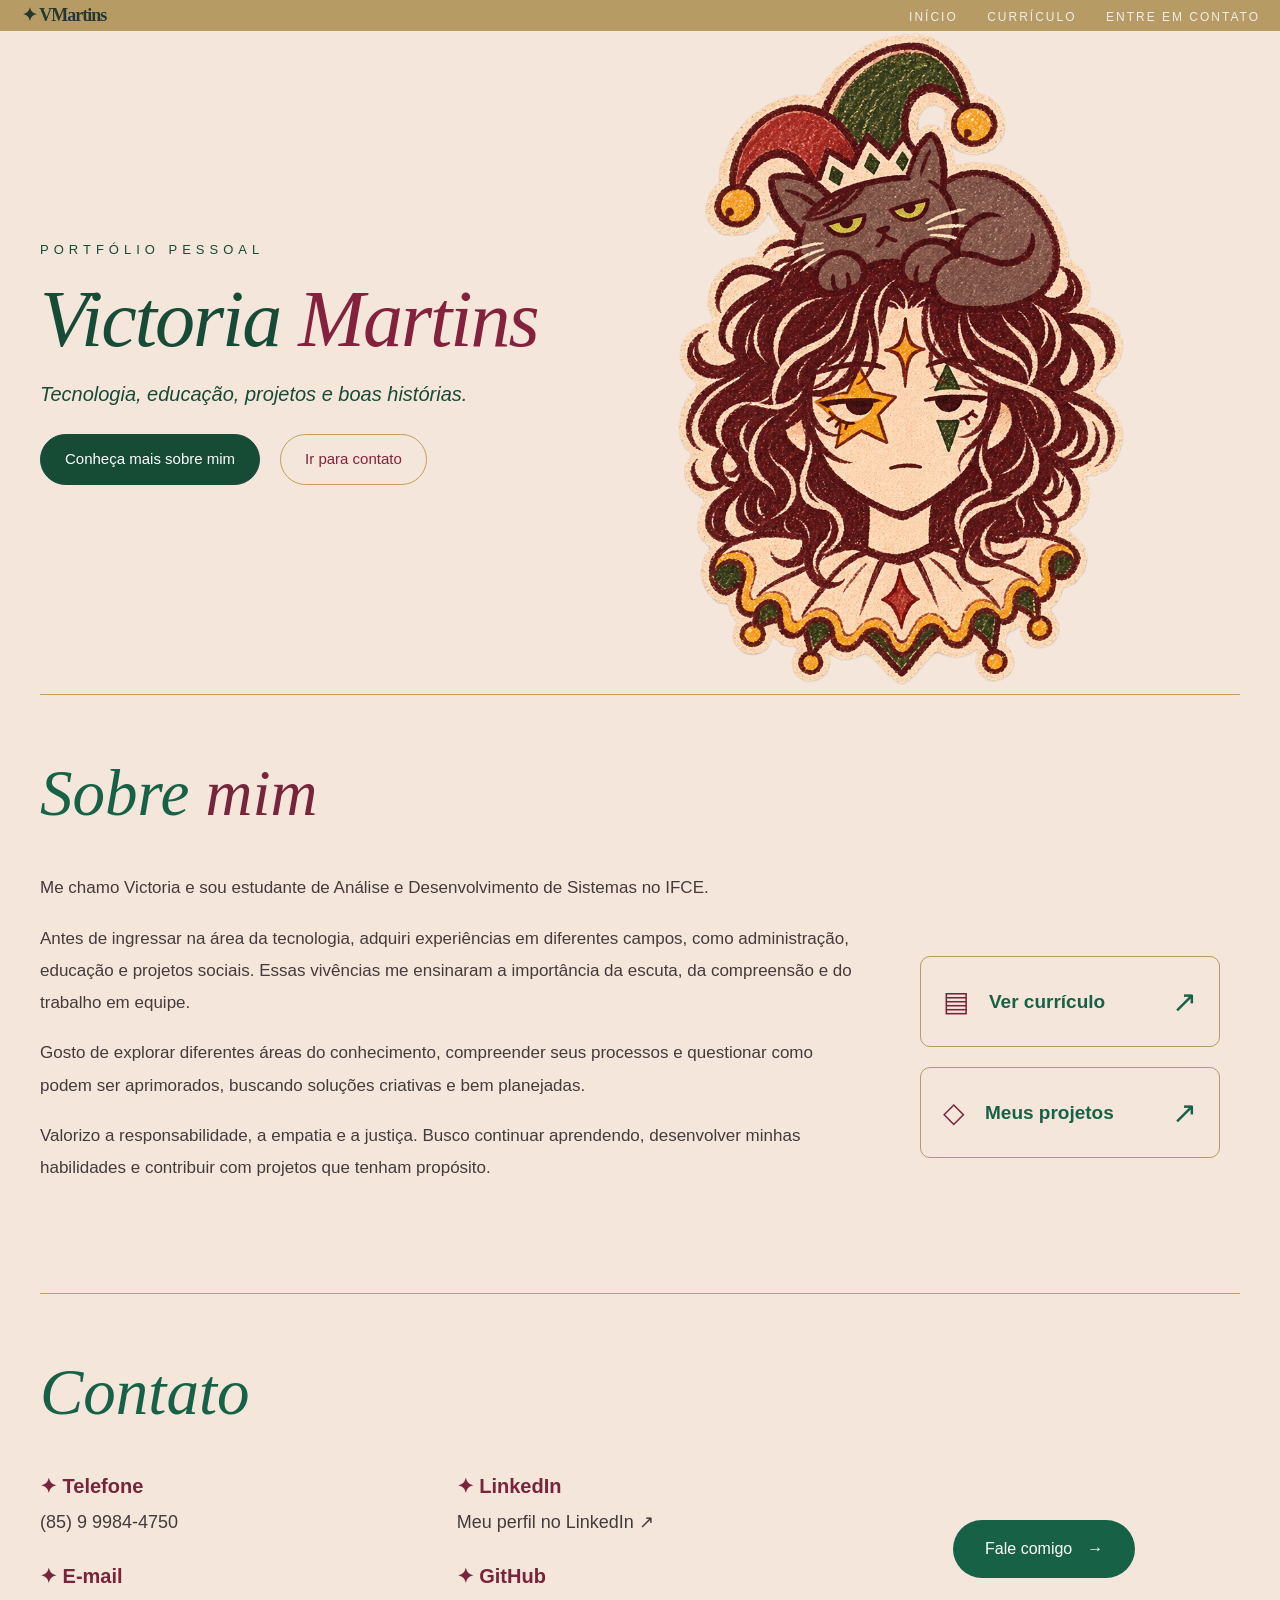
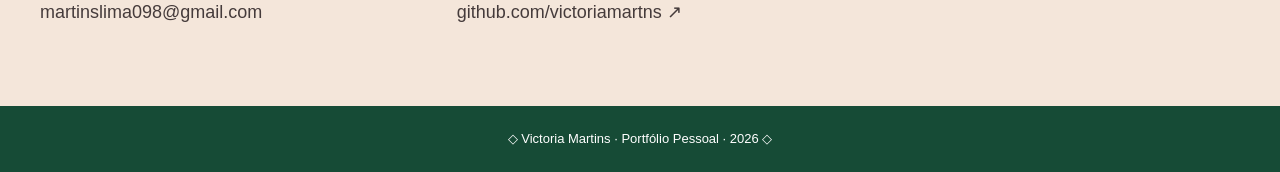
<file: index.html>
<!DOCTYPE html>
<html lang="pt-BR">

<head>
    <meta charset="UTF-8"> <!--Foi indicado incluir para evitar erros em caracteres, sendo sinais ou simbolos.-->
    <meta name="viewport" content="width=device-width, initial-scale=1.0"> <!--Essa parte é importante para o site conseguir se adaptar ao celulares ou outros aparelhos.-->
    <title>Victoria Martins | Portfólio Pessoal</title>
    <link rel="icon" href="img/ICONESITE.png">
    <link rel="stylesheet" href="STYLES/style.css">
</head>

<body>
<header>
    <h4>✦ VMartins </h4>
    <nav>
        <a href="#inicio">INÍCIO</a>
        <a href="curriculo.html">CURRÍCULO</a>
        <a href="#contato">ENTRE EM CONTATO</a>
    </nav>
</header>

    <main>
        <section id="inicio" class="inicio">
            <div>
                <p class="pretitulo">PORTFÓLIO PESSOAL</p>
                <h1>
                    <span class="verde">Victoria</span>
                    <span class="vinho">Martins</span>
                </h1>
                <p class="subtitulo">Tecnologia, educação, projetos e boas histórias.</p>
                <div class="botoes1">
                    <a class="botao1" href="#sobre">Conheça mais sobre mim</a>
                    <a class="botao2" href="#contato">Ir para contato</a>
                </div>
            </div>
            <div class="imagem1">
                <img src="img/personagem_gato.png">
            </div>
        </section>

<!--SEGUNDA PARTE DO SITE-->

        <section id="sobre" class="part2 sobre">
            <h2>Sobre <span>mim</span></h2>
        <div class="OTEB">
            <div class="texto2">
                <p>Me chamo Victoria e sou estudante de Análise e Desenvolvimento de Sistemas no IFCE.</p>
                <P>Antes de ingressar na área da tecnologia, adquiri experiências em diferentes campos, como administração, 
                educação e projetos sociais. Essas vivências me ensinaram a importância da escuta, da compreensão e do trabalho em equipe.</P>
                <p>Gosto de explorar diferentes áreas do conhecimento, compreender seus processos e
                questionar como podem ser aprimorados, buscando soluções criativas e bem planejadas.</p>
                <p>Valorizo a responsabilidade, a empatia e a justiça. Busco continuar aprendendo,
                desenvolver minhas habilidades e contribuir com projetos que tenham propósito.</p>
            </div>
            <div class="botoes2">
                <a href="curriculo.html" class="botlink">
                    <span class="caractere">▤</span>
                    <span class="texto3">
                        <strong>Ver currículo</strong>
                    </span>
                    <span class="seta">↗</span>
                </a>
                <a href="projetos.html" class="botlink">
                    <span class="caractere">◇</span>
                    <span class="texto3">
                        <strong>Meus projetos</strong>
                    </span>
                    <span class="seta">↗</span>
                </a>
            </div>
        </div>
        </section>

<!--TERCEIRA PARTE-->

        <section id="contato" class="part2 contato">
            <h2>Contato</h2>
            <div class="grupo3">
                <div class= "grupo4">
                    <div class="coluna1">
                        <div class="tipocontato">
                            <strong>✦ Telefone</strong>
                            <p>(85) 9 9984-4750</p>
                        </div>
                        <div class="tipocontato">
                            <strong>✦ E-mail</strong>
                            <p>martinslima098@gmail.com</p>
                        </div>
                    </div>
                    <div class="coluna2">
                        <div class="tipocontato">
                            <strong>✦ LinkedIn</strong><a href="https://www.linkedin.com/in/victoria-martns/"
                            target="_blank" rel="noopener noreferrer"> <!--Recebi sugestão de uso para abrir em outra aba e ter um sistema de segurança, preciso aprofundar o conhecimento sobre-->
                            Meu perfil no LinkedIn ↗</a>
                        </div>
                        <div class="tipocontato">
                            <strong>✦ GitHub</strong><a href="https://github.com/victoriamartns"
                            target="_blank" rel="noopener noreferrer">github.com/victoriamartns ↗</a>
                        </div>
                    </div>
                </div>
                <div class="botao4">
                    <a href="falecomigo.html"
                    target="_blank" rel="noopener noreferrer"> Fale comigo <span>→</span></a>
                </div>
            </div>
        </section>
    </main>

    <footer>
        <p>◇ Victoria Martins · Portfólio Pessoal · 2026 ◇</p>
    </footer>
</body>

</html>
</file>
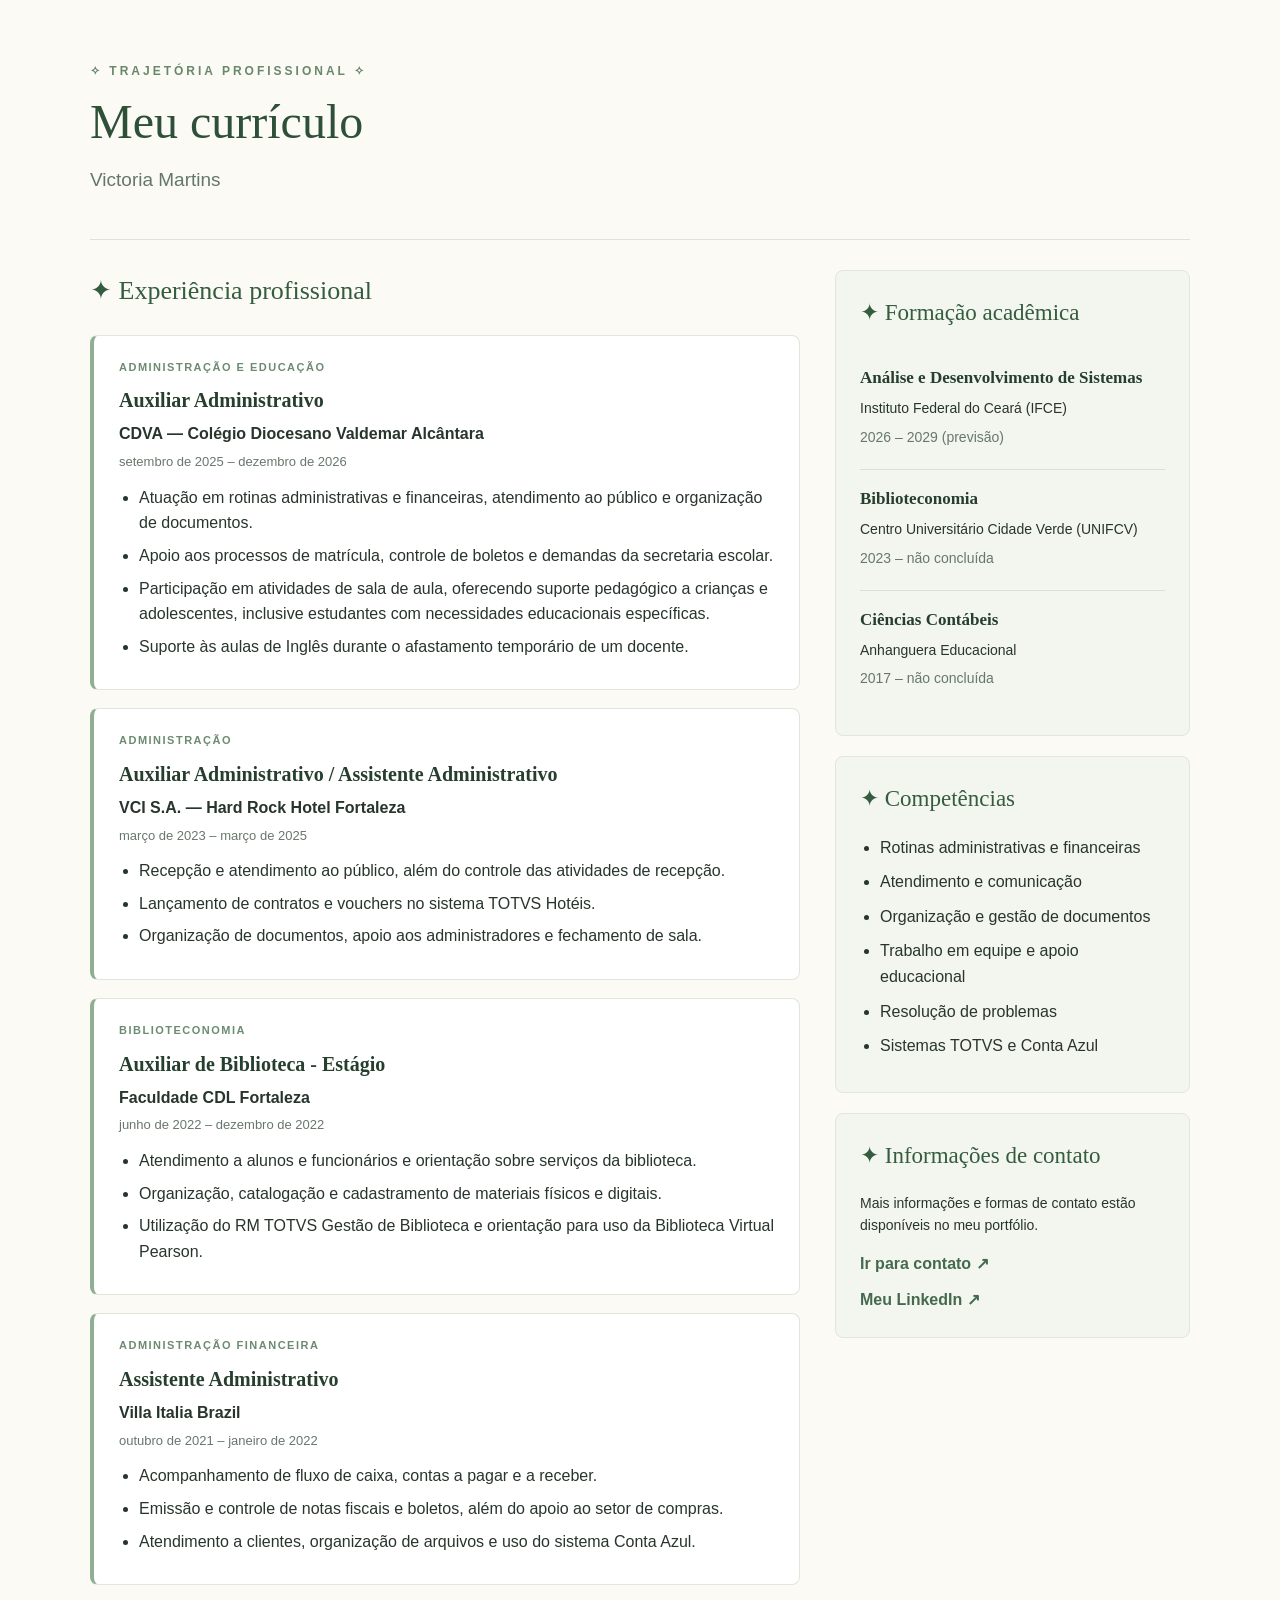
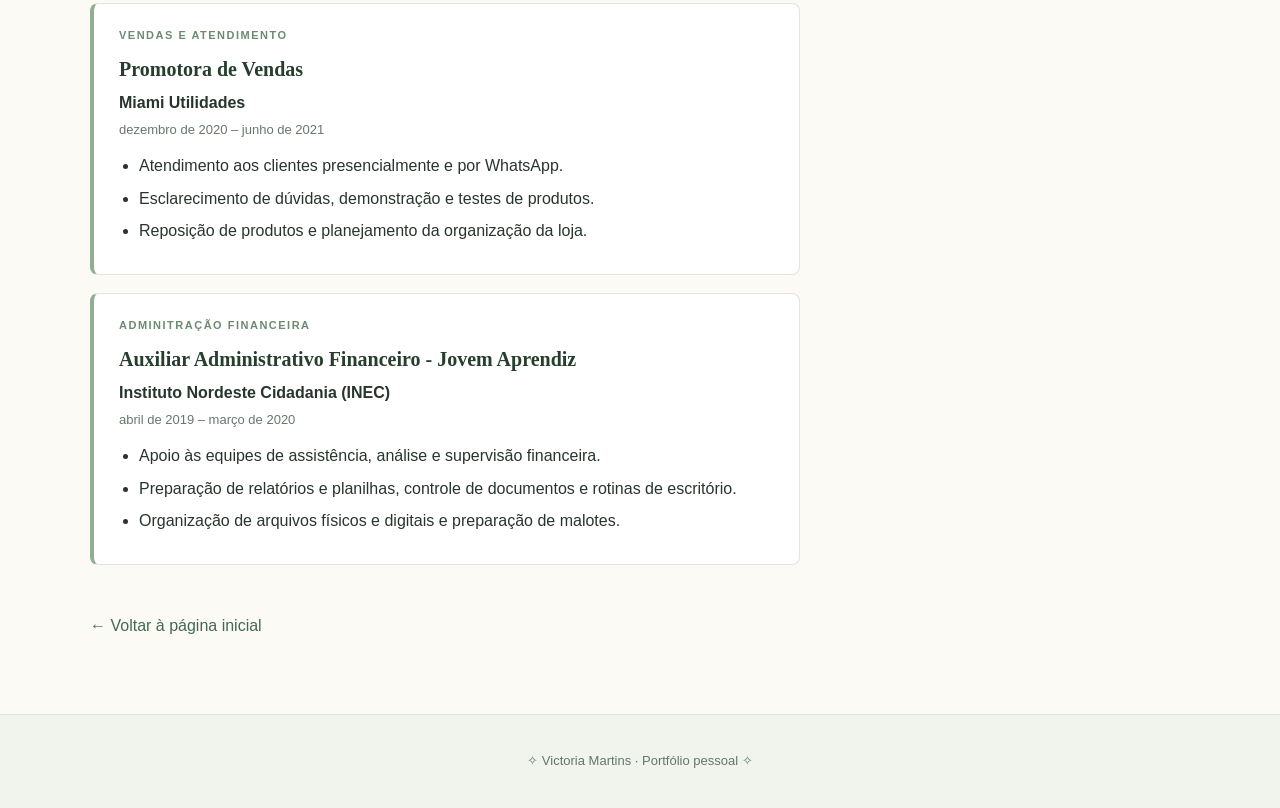
<file: curriculo.html>
<!DOCTYPE html>
<html lang="pt-BR">

<head>
    <meta charset="UTF-8">
    <meta name="viewport" content="width=device-width, initial-scale=1.0">
    <title>✦ Currículo | Victoria Martins ✦</title>
    <link rel="icon" href="img/ICONESITE.png">
    <link rel="stylesheet" href="STYLES/stylescurriculo.css">
</head>

<body>
    <main class="curriculo">
        <section class="tituloc">
            <p class= "titulo1">✧ TRAJETÓRIA PROFISSIONAL ✧</p>
            <h1>Meu currículo</h1>
            <p class="subtitulo">Victoria Martins</p>
        </section>
        <div class="experienciasprofissionais">
            <section class="experiencias">
                <h2>✦ Experiência profissional</h2>
                <article class="experiencia">
                    <p class="area">ADMINISTRAÇÃO E EDUCAÇÃO</p>
                    <h3>Auxiliar Administrativo</h3>
                    <p class="empresa">CDVA — Colégio Diocesano Valdemar Alcântara</p>
                    <p class="periodo">setembro de 2025 – dezembro de 2026</p>
                    <ul>
                        <li>Atuação em rotinas administrativas e financeiras, atendimento ao público e organização de documentos.</li>
                        <li>Apoio aos processos de matrícula, controle de boletos e demandas da secretaria escolar.</li>
                        <li>Participação em atividades de sala de aula, oferecendo suporte pedagógico a crianças e adolescentes, inclusive estudantes com necessidades educacionais específicas.</li>
                        <li>Suporte às aulas de Inglês durante o afastamento temporário de um docente.</li>
                    </ul>
                </article>
                <article class="experiencia">
                    <p class="area">ADMINISTRAÇÃO</p>
                    <h3>Auxiliar Administrativo / Assistente Administrativo</h3>
                    <p class="empresa">VCI S.A. — Hard Rock Hotel Fortaleza</p>
                    <p class="periodo">março de 2023 – março de 2025</p>
                    <ul>
                        <li>Recepção e atendimento ao público, além do controle das atividades de recepção.</li>
                        <li>Lançamento de contratos e vouchers no sistema TOTVS Hotéis.</li>
                        <li>Organização de documentos, apoio aos administradores e fechamento de sala.</li>
                    </ul>
                </article>
                <article class="experiencia">
                    <p class="area">BIBLIOTECONOMIA</p>
                    <h3>Auxiliar de Biblioteca - Estágio </h3>
                    <p class="empresa">Faculdade CDL Fortaleza</p>
                    <p class="periodo">junho de 2022 – dezembro de 2022</p>
                    <ul>
                        <li>Atendimento a alunos e funcionários e orientação sobre serviços da biblioteca.</li>
                        <li>Organização, catalogação e cadastramento de materiais físicos e digitais.</li>
                        <li>Utilização do RM TOTVS Gestão de Biblioteca e orientação para uso da Biblioteca Virtual Pearson.</li>
                    </ul>
                </article>
                <article class="experiencia">
                    <p class="area">ADMINISTRAÇÃO FINANCEIRA</p>
                    <h3>Assistente Administrativo</h3>
                    <p class="empresa">Villa Italia Brazil</p>
                    <p class="periodo">outubro de 2021 – janeiro de 2022</p>
                    <ul>
                        <li>Acompanhamento de fluxo de caixa, contas a pagar e a receber.</li>
                        <li>Emissão e controle de notas fiscais e boletos, além do apoio ao setor de compras.</li>
                        <li>Atendimento a clientes, organização de arquivos e uso do sistema Conta Azul.</li>
                    </ul>
                </article>
                <article class="experiencia">
                    <p class="area">VENDAS E ATENDIMENTO</p>
                    <h3>Promotora de Vendas</h3>
                    <p class="empresa">Miami Utilidades</p>
                    <p class="periodo">dezembro de 2020 – junho de 2021</p>
                    <ul>
                        <li>Atendimento aos clientes presencialmente e por WhatsApp.</li>
                        <li>Esclarecimento de dúvidas, demonstração e testes de produtos.</li>
                        <li>Reposição de produtos e planejamento da organização da loja.</li>
                    </ul>
                </article>
                <article class="experiencia">
                    <p class="area">ADMINITRAÇÃO FINANCEIRA</p>
                    <h3>Auxiliar Administrativo Financeiro - Jovem Aprendiz </h3>
                    <p class="empresa">Instituto Nordeste Cidadania (INEC)</p>
                    <p class="periodo">abril de 2019 – março de 2020</p>
                    <ul>
                        <li>Apoio às equipes de assistência, análise e supervisão financeira.</li>
                        <li>Preparação de relatórios e planilhas, controle de documentos e rotinas de escritório.</li>
                        <li>Organização de arquivos físicos e digitais e preparação de malotes.</li>
                    </ul>
                </article>
            </section>

<section class="formacoes">
    <section class="grupo1">
        <h2>✦ Formação acadêmica</h2>
        <div class="subtigrupo">
            <h3>Análise e Desenvolvimento de Sistemas</h3>
            <p>Instituto Federal do Ceará (IFCE)</p>
            <p class="periodo">2026 – 2029 (previsão)</p>
        </div>
        <div class="subtigrupo">
            <h3>Biblioteconomia</h3>
            <p>Centro Universitário Cidade Verde (UNIFCV)</p>
            <p class="periodo">2023 – não concluída</p>
        </div>
        <div class="subtigrupo">
            <h3>Ciências Contábeis</h3>
            <p>Anhanguera Educacional</p>
            <p class="periodo">2017 – não concluída</p>
        </div>
    </section>

    <section class="grupo2">
        <h2>✦ Competências</h2>
        <ul class="competencias">
            <li>Rotinas administrativas e financeiras</li>
            <li>Atendimento e comunicação</li>
            <li>Organização e gestão de documentos</li>
            <li>Trabalho em equipe e apoio educacional</li>
            <li>Resolução de problemas</li>
            <li>Sistemas TOTVS e Conta Azul</li>
        </ul>
    </section>

    <section class="grupo3 contato-grupo3">
        <h2>✦ Informações de contato </h2>
        <p>Mais informações e formas de contato estão disponíveis no meu portfólio.</p>
        <a href="index.html#contato"target="_blank" rel="noopener noreferrer">Ir para contato ↗</a>
        <a href="www.linkedin.com/in/victoria-martns"target="_blank" rel="noopener noreferrer">Meu LinkedIn ↗</a>
    </section>
</section>

        </div>
        <p class="voltar">
            <a href="index.html">← Voltar à página inicial</a>
        </p>
    </main>

    <footer>
        <p>✧ Victoria Martins · Portfólio pessoal ✧</p>
    </footer>
</body>
</html>
</file>
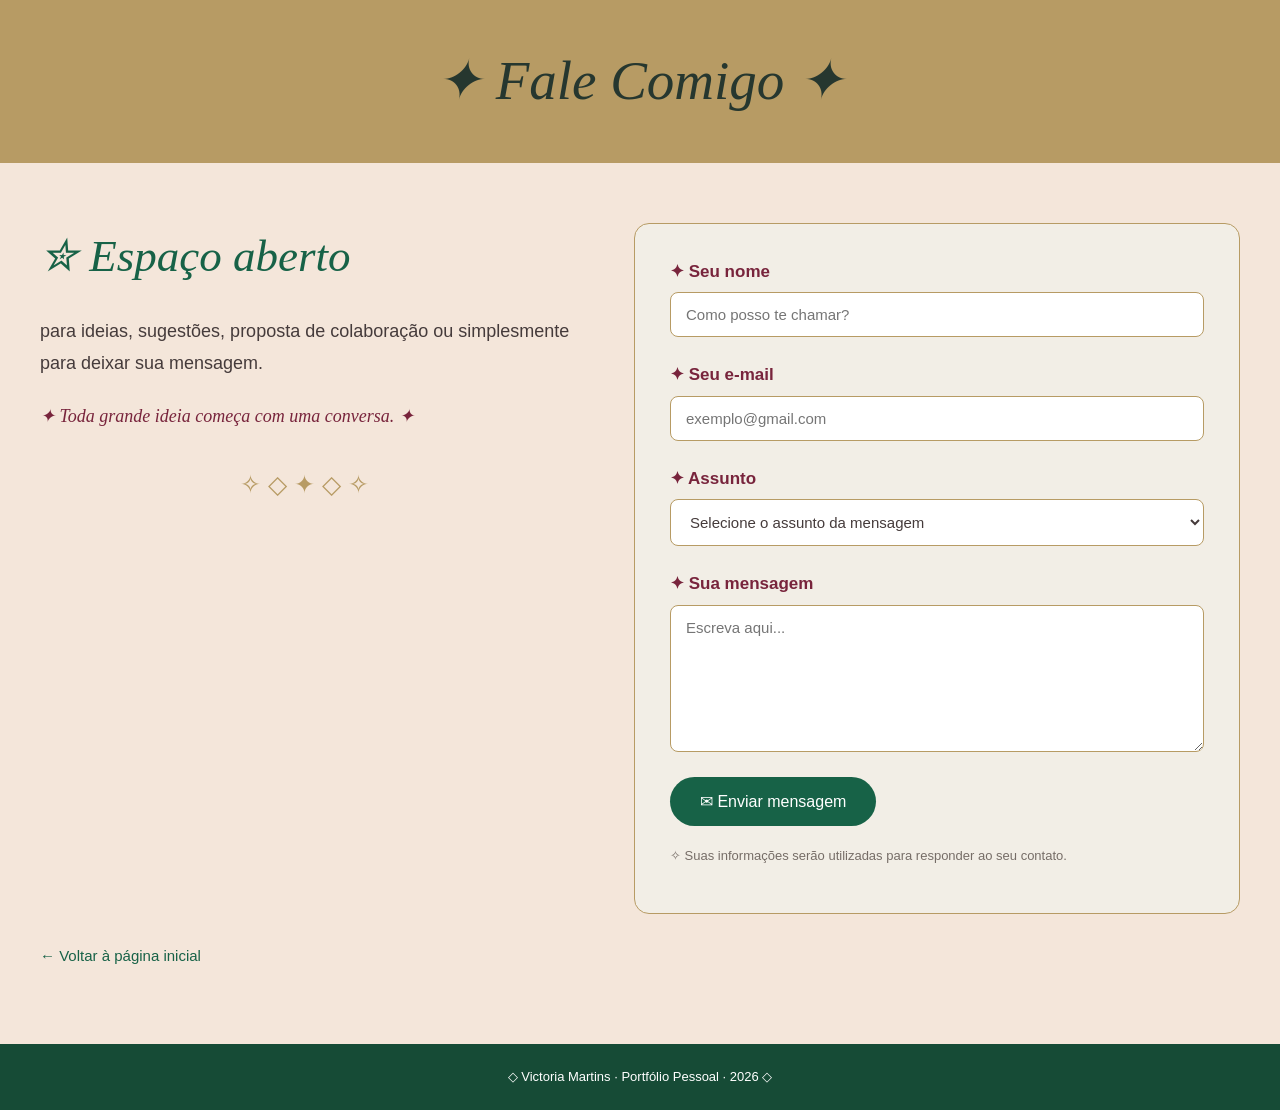
<file: falecomigo.html>
<!DOCTYPE html>
<html lang="pt-BR">

<head>
    <meta charset="UTF-8">
    <meta name="viewport" content="width=device-width, initial-scale=1.0">
    <title>✦ Fale Comigo | Victoria ✦</title>
    <link rel="icon" href="img/ICONESITE.png">
    <link rel="stylesheet" href="STYLES/stylecontato.css">
</head>

<body>
    <header>
        <h1>✦ Fale Comigo ✦</h1>
    </header>

    <main>
        <section class="contato">
            <div class="titulo1">
                <h2>✮ Espaço aberto</h2>
                <p>para ideias, sugestões, proposta de colaboração ou simplesmente para deixar sua mensagem.</p>
                <p class="frase">
                    <i>✦ Toda grande ideia começa com uma conversa. ✦</i>
                </p>
                <p class="caractere">✧ ◇ ✦ ◇ ✧</p>
            </div>

            <form
                action="https://formsubmit.co/martinslima098@gmail.com"
                method="POST"
                class="formulario">
                <input
                    type="hidden"
                    name="_subject"
                    value="✦ Nova mensagem do meu portfólio!">
                <input
                    type="hidden"
                    name="_template"
                    value="table">
                <input
                    type="text"
                    name="_honey"
                    style="display:none">
                <div class="campo">
                    <label for="nome">✦ Seu nome</label>
                    <input
                        type="text"
                        id="nome"
                        name="nome"
                        placeholder="Como posso te chamar?"
                        autocomplete="name"
                        required>
                </div>
                <div class="campo">
                    <label for="email">✦ Seu e-mail</label>
                    <input
                        type="email"
                        id="email"
                        name="email"
                        placeholder="exemplo@gmail.com"
                        autocomplete="email"
                        required>
                </div>
                <div class="campo">
                    <label for="assunto">✦ Assunto</label>
                    <select
                        id="assunto"
                        name="assunto"
                        required>
                        <option value="" disabled selected>
                            Selecione o assunto da mensagem
                        </option>
                        <option value="Projeto">
                            Projeto
                        </option>
                        <option value="Colaboração">
                            Colaboração
                        </option>
                        <option value="Sugestão">
                            Sugestão
                        </option>
                        <option value="Comentário">
                            Comentário
                        </option>
                        <option value="Outros assuntos">
                            Outros assuntos
                        </option>
                    </select>
                </div>
                <div class="campo">
                    <label for="mensagem">✦ Sua mensagem</label>
                    <textarea
                        id="mensagem"
                        name="mensagem"
                        rows="7"
                        maxlength="1000"
                        placeholder="Escreva aqui..."
                        required></textarea>
                </div>
                <button type="submit">
                    ✉ Enviar mensagem
                </button>
                <p class="aviso">
                    ✧ Suas informações serão utilizadas
                    para responder ao seu contato.</p>
            </form>
        </section>

        <p class="voltar">
            <a href="index.html">← Voltar à página inicial</a>
        </p>
    </main>

    <footer>
        <p>◇ Victoria Martins · Portfólio Pessoal · 2026 ◇</p>
    </footer>
</body>
</html>
</file>
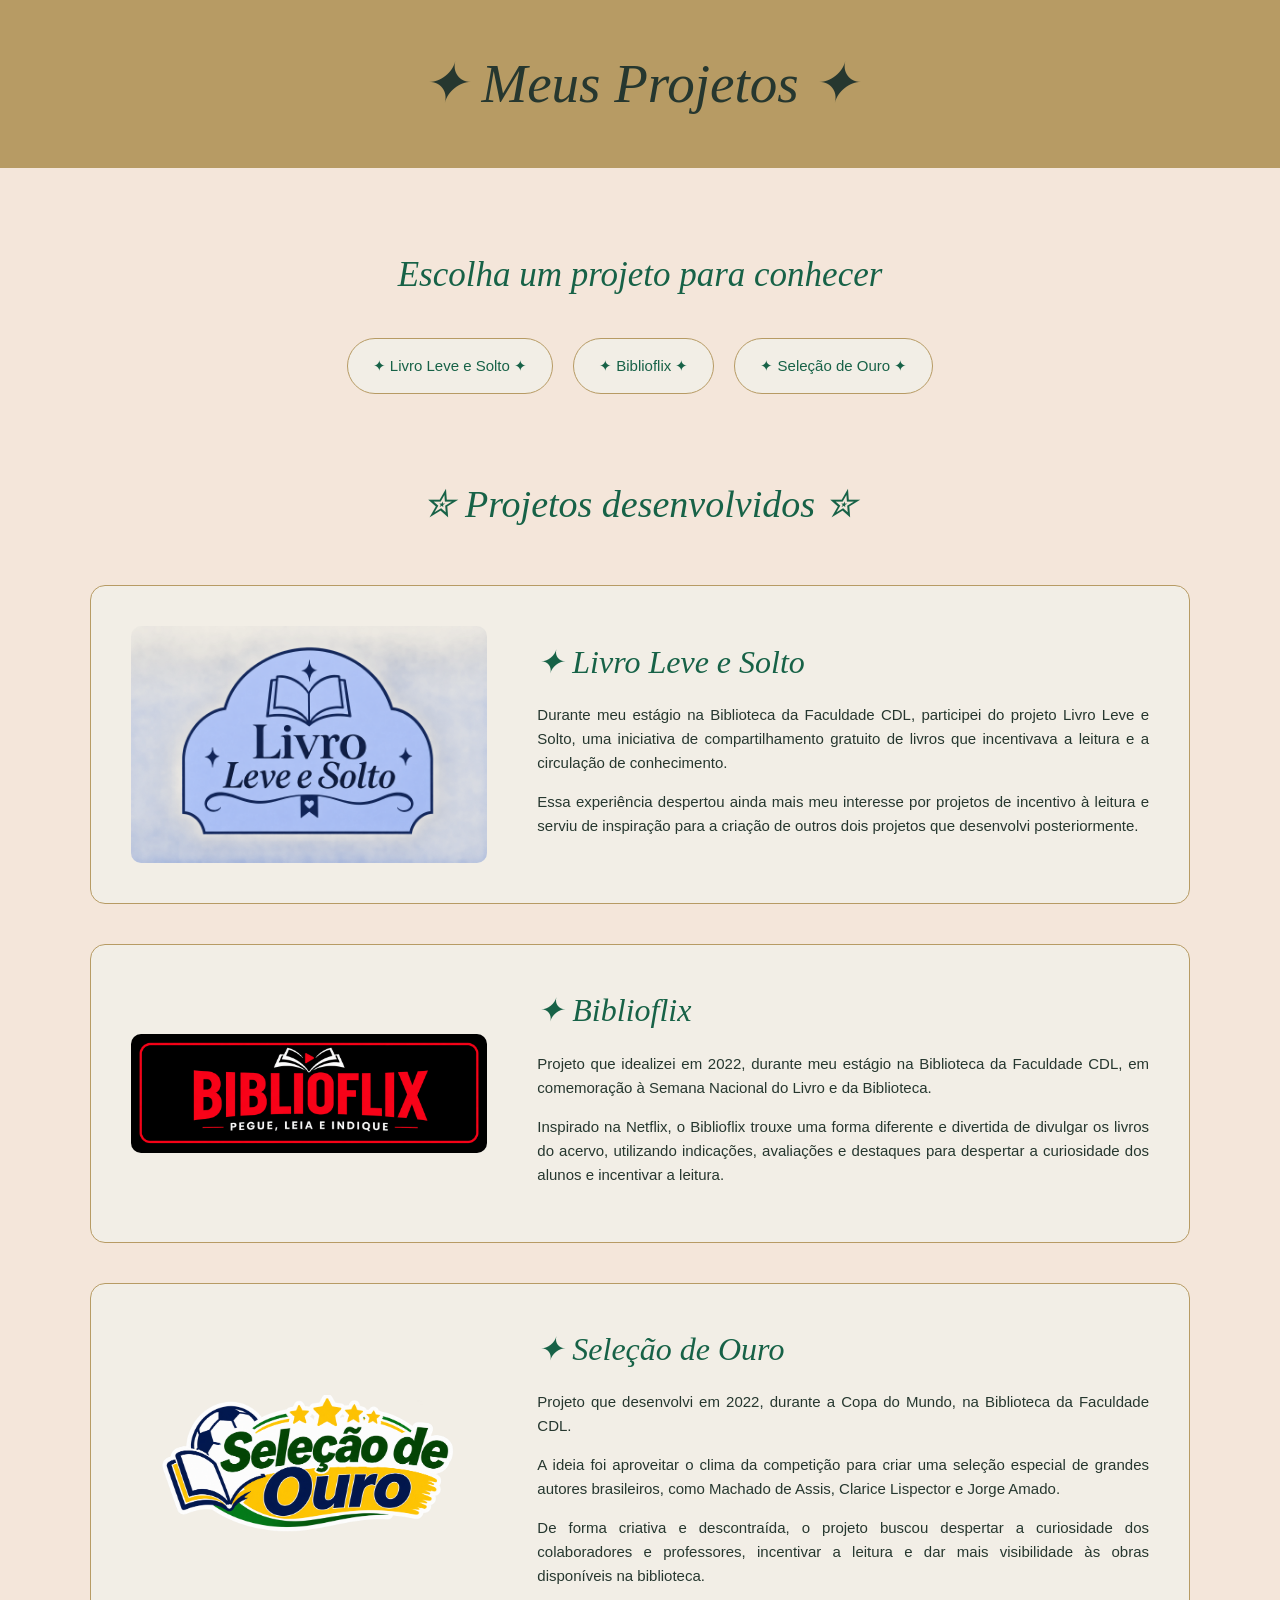
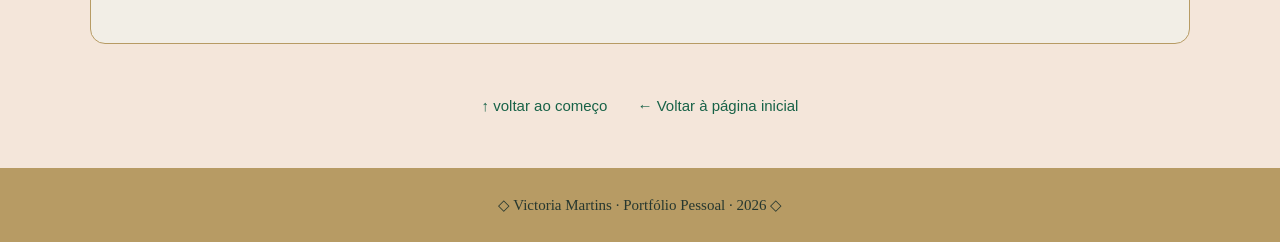
<file: projetos.html>
<!DOCTYPE html>
<html lang="pt-br">

<head>
    <meta charset="UTF-8">
    <meta name="viewport" content="width=device-width, initial-scale=1.0">
    <title>✦ Meus Projetos | Victoria ✦</title>
    <link rel="icon" href="img/ICONESITE.png">
    <link rel="stylesheet" href="STYLES/styleprojetos.css">
</head>

<body id="topo">
    <header>
        <h1>✦ Meus Projetos ✦</h1>
    </header>

    <main>
        <section class="subtitulo1">
            <h2>Escolha um projeto para conhecer</h2>
            <div class="botoes1">
                <a href="#livro">✦ Livro Leve e Solto ✦</a>
                <a href="#biblioflix">✦ Biblioflix ✦</a>
                <a href="#selecao">✦ Seleção de Ouro ✦</a>
            </div>
        </section>

        <section class="projetos1">
            <h2>✮ Projetos desenvolvidos ✮</h2>
            <article id="livro" class="projeto1">
                <img
                    src="img/Logo Livro Leve e Solto.png"
                    alt="Logotipo do projeto Livro Leve e Solto"
                    class="imagem1">
                <div class="texto1">
                    <h3>✦ Livro Leve e Solto</h3>
                    <p>Durante meu estágio na Biblioteca da Faculdade CDL,
                        participei do projeto Livro Leve e Solto, uma
                        iniciativa de compartilhamento gratuito de livros
                        que incentivava a leitura e a circulação de conhecimento.</p>
                    <p>Essa experiência despertou ainda mais meu interesse
                        por projetos de incentivo à leitura e serviu de
                        inspiração para a criação de outros dois projetos
                        que desenvolvi posteriormente.</p>
                </div>
            </article>
            <article id="biblioflix" class="projeto1">
                <img
                    src="img/Banner Biblioflix Vermelho e Preto.png"
                    alt="Banner do projeto Biblioflix"
                    class="imagem1">
                <div class="texto1">
                    <h3>✦ Biblioflix</h3>
                    <p>Projeto que idealizei em 2022, durante meu estágio
                        na Biblioteca da Faculdade CDL, em comemoração
                        à Semana Nacional do Livro e da Biblioteca.</p>
                    <p>Inspirado na Netflix, o Biblioflix trouxe uma
                        forma diferente e divertida de divulgar os livros
                        do acervo, utilizando indicações, avaliações e
                        destaques para despertar a curiosidade dos alunos
                        e incentivar a leitura.</p>
                </div>
            </article>
            <article id="selecao" class="projeto1">
                <img
                    src="img/Adesivo Seleção de Ouro com Contorno Branco.png"
                    alt="Logotipo do projeto Seleção de Ouro"
                    class="imagem1">
                <div class="texto1">
                    <h3>✦ Seleção de Ouro</h3>
                    <p>Projeto que desenvolvi em 2022, durante a Copa do
                        Mundo, na Biblioteca da Faculdade CDL.</p>
                    <p>A ideia foi aproveitar o clima da competição para
                        criar uma seleção especial de grandes autores
                        brasileiros, como Machado de Assis, Clarice
                        Lispector e Jorge Amado.</p>
                    <p>De forma criativa e descontraída, o projeto buscou
                        despertar a curiosidade dos colaboradores e
                        professores, incentivar a leitura e dar mais
                        visibilidade às obras disponíveis na biblioteca.</p>
                </div>
            </article>
        </section>

        <div class="voltar1">
            <a href="#topo">↑ voltar ao começo</a>
            <a href="index.html">← Voltar à página inicial</a>
        </div>
    </main>

    <footer>
        <p>◇ Victoria Martins · Portfólio Pessoal · 2026 ◇</p>
    </footer>

</body>
</html>
</file>
<file: STYLES/style.css>
html {
    scroll-behavior: smooth;
}

header {
    background-color: #B79B64;
    padding: 0 20px;
    display: flex;
    justify-content: space-between;
    align-items: center;
    position: sticky;
    top: 0;
}/*Finalizado*/

header h4 {
    color: #26372F;
    font-family: Georgia, serif;
    letter-spacing: -1PX;
    margin: 2px;
    font-size: 18px;
}/*Finalizado*/

nav a {
    color: #F2EEE6;
    font-family: Arial, sans-serif;
    font-size: 12px;
    text-decoration: none;
    letter-spacing:2px;
    margin-left: 25px;
}/*Finalizado*/

nav a:hover {
    color: #7C243F;
}/*Finalizado*/

body {
    margin: 0;
    background-color: #f4e6da;
    color: #26372F;
    font-family: Arial, sans-serif;
    line-height: 1.5;
}/*Finalizado*/

main {
    padding: 0 40px;
}/*Finalizado*/

.inicio {
    display: flex;
    align-items: center;
    gap: 25px;
}/*Finalizado*/

.pretitulo {
    font-size: 13px;
    letter-spacing: 5px;
    color: #164B36;
    margin: 0;
}/*Finalizado*/

.inicio h1 {
    font-family: Georgia, serif;
    font-size: 80px;
    font-style: italic;
    font-weight: normal;
    letter-spacing: -2px;
    margin: 0;
}/*Finalizado*/

.verde {
    color: #164B36;
}/*Finalizado*/

.vinho {
    color: #84213C;
}/*Finalizado*/

.subtitulo {
    color: #164B36;
    font-size: 20px;
    font-style: italic;
    margin: 0 0 20px;
}/*Finalizado*/

.botoes1 {
    display: flex;
    flex-wrap: wrap;
    gap: 20px;
    margin-top: 25px;
}/*Finalizado*/

.botao1,
.botao2 {
    padding: 13px 24px;
    border: 1px solid;
    border-radius: 40px;
    text-decoration: none;
    font-size: 15px;
}/*Finalizado*/

.botao1:hover,
.botao2:hover {
    background-color: #84213C;
    color: #FFFFFF;
    border-color: #84213C;
}/*Finalizado*/

.botao1 {
    background-color: #164B36;
    color: #FFFFFF;
    border-color: #164B36;
}/*Finalizado*/

.botao2 {
    background-color: transparent;
    color: #84213C;
    border-color: #C79D5B;
}/*Finalizado*/

.imagem1 {
    flex: 1;
    text-align: center;
    
}/*Finalizado*/

.imagem1 img {
    width: 100%;
    max-width: 450px; /*precisa estudar mais a questão de separar classes e etc*/
}/*Finalizado*/

/*SEGUNDA PARTE DO SITE*/

.part2 {
    padding: 50px 0;
    border-top: 1px solid #C79D5B;
}/*Finalizado*/

.part2 h2 {
    font-family: Georgia, serif;
    font-size: 65px;
    font-style: italic;
    font-weight: normal;
    color: #176247;
    margin: 0 0 30px;
}/*Finalizado*/

.part2 h2 span {
    color: #78243C;
}/*Finalizado*/

.OTEB {
    display: flex;
    align-items: center;
    gap: 40px;
}/*Finalizado*/ 

.texto2 {
    max-width: 820px;
    margin-bottom: 40px;
}/*Finalizado*/

.texto2 p {
    color: #453B3B;
    font-size: 17px;
    line-height: 1.9;
    margin: 0 0 18px;
}/*Finalizado*/

.botoes2 {
    display: flex;
    flex-direction: column;
    gap: 20px;
    margin: 0 20px;
    width:450px;
}/*Finalizado*/

.botlink {
    display: flex;
    align-items: center;
    gap: 20px;
    padding: 22px;
    border: 1px solid #B79B64;
    border-radius: 10px;
    text-decoration: none;
}/*Finalizado*/

.botlink:hover {
    background-color: #F2EEE6;
    border-color: #176247;
}/*Finalizado*/

.caractere {
    color: #78243C;
    font-size: 28px;
}/*Finalizado*/

.texto3 {
    flex: 1;
}/*Finalizado*/

.texto3 strong {
    color: #176247;
    font-size: 19px;
}/*Finalizado*/

.seta {
    color: #176247;
    font-size: 30px;
}/*Finalizado*/

/* TERCEIRA PARTE DO SITE*/

.grupo3 {
    display: flex; 
    align-items: center; 
    gap: 25px;
}/*Finalizado*/

.grupo4 {
    display: flex;
    flex: 1; 
    gap: 50px; 
}/*Finalizado*/

.coluna1,
.coluna2 {
    display: flex;
    flex-direction: column;
    gap: 25px;
    flex: 1;
}/*Finalizado*/

.tipocontato {
    display: flex; 
    flex-direction: column;
    gap: 8px;
}/*Finalizado*/

.tipocontato strong {
    color: #78243C;
    font-size: 20px; 
}/*Finalizado*/

.tipocontato a,
.tipocontato p {
    color: #453B3B;
    font-size: 18px; 
    text-decoration: none; 
}/*Finalizado*/

.tipocontato p {
    margin: 0;
}/*Finalizado*/

.tipocontato a:hover {
    background-color: #78243C;
    color: #f4e6da;
    padding: 0 25px;
    border-radius: 30px;
}/*Finalizado*/

.botao4 {
    display: flex;
    flex: 0.5;
    justify-content: center;
}/*Finalizado*/

.botao4 a {
    display: inline-flex;
    align-items: center;
    justify-content: center;
    gap: 15px;
    background-color: #176247; 
    color: #FFFFFF;
    padding: 17px 32px;
    border-radius: 35px; 
    text-decoration: none; 
    font-size: 16px;
}/*Finalizado*/

.botao4 a:hover {
    background-color: #78243C;
}/*Finalizado*/


footer {
    background-color: #164B36;
    color: #FFFFFF;
    text-align: center;
    padding: 23px 15px;
    margin-top: 30px;
}/*Finalizado*/

footer p {
    font-size: 13px;
    margin: 0;
}/*Finalizado*/


/*FALTA AJUSTE PARA CELULAR, COMO AINDA ESTOU ESTUDANDO ESSA PARTE, PREFERO EVITAR FAZER ALGO SEM ESTUDO APROFUNDADO E SEM BASE, ALÉM DO TEMPO PARA ENTREGA.*/
</file>
<file: STYLES/stylescurriculo.css>
body {
    margin: 0;
    background-color: #fbfaf5;
    color: #28352c;
    font-family: Arial, sans-serif;
    line-height: 1.6;
}/*FINALIZADO*/

a {
    color: #45694e;
    text-decoration: none;
}/*FINALIZADO*/

.curriculo {
    max-width: 1100px;
    margin: auto; 
    padding: 30px 24px 60px;
}/*FINALIZADO*/

.tituloc {
    padding: 20px 0 30px;
    border-bottom: 1px solid #dce4d8;
}/*FINALIZADO*/

.titulo1 {
    color: #69876b;
    font-size: 12px;
    font-weight: bold;
    letter-spacing: 3px;
}/*FINALIZADO*/

h1, h2, h3 {
    font-family: Georgia, serif;
}/*FINALIZADO*/

h1 {
    margin: 12px 0 0;
    color: #2f5038;
    font-size: 48px;
    font-weight: normal;
    line-height: 1.2;
}/*FINALIZADO*/

.subtitulo {
    margin: 14px 0;
    color: #647769;
    font-size: 19px;
}/*FINALIZADO*/

.experienciasprofissionais {
    display: flex;
    align-items: flex-start; 
    gap: 35px;
    margin-top: 30px; 
}/*FINALIZADO*/

.experiencias {
    flex: 2;
}/*FINALIZADO*/

.formacoes {
    flex: 1;
}/*FINALIZADO*/

h2 {
    margin: 0 0 23px;
    color: #345c3f;
    font-size: 26px;
    font-weight: normal;
}/*FINALIZADO*/

.experiencia {
    margin-bottom: 18px; 
    padding: 23px 25px; 
    border: 1px solid #e0e6db;
    border-left: 4px solid #90ae91; 
    border-radius: 8px;
    background-color: #ffffff;
}/*FINALIZADO*/

.area {
    margin: 0 0 8px;
    color: #6c8b70;
    font-size: 11px;
    font-weight: bold;
    letter-spacing: 1.5px;
}/*FINALIZADO*/

.experiencia h3,
.subtigrupo h3 {
    margin: 0;
    color: #263e2d;
    font-size: 20px;
}/*FINALIZADO*/

.empresa {
    margin: 5px 0;
    font-weight: bold;
}/*FINALIZADO*/

.periodo {
    margin: 5px 0 10px;
    color: #68776c;
    font-size: 13px;
}/*FINALIZADO*/

.experiencia ul {
    margin: 12px 0 0;
    padding-left: 20px;
}/*FINALIZADO*/

.experiencia li {
    margin: 7px 0;
}/*FINALIZADO*/

.grupo1,
.grupo2,
.grupo3 {
    margin-bottom: 20px;
    padding: 24px;
    border: 1px solid #e0e6db;
    border-radius: 8px;
    background-color: #f3f6ef;
}/*FINALIZADO*/

.grupo1 h2,
.grupo2 h2,
.grupo3 h2 {
    margin-bottom: 17px;
    font-size: 23px;
}/*FINALIZADO*/

.subtigrupo {
    padding: 15px 0;
    border-bottom: 1px solid #d8e2d4;
}/*FINALIZADO*/

.subtigrupo:last-child {
    border-bottom: none; 
}/*FINALIZADO*/

.subtigrupo h3 {
    font-size: 17px;
}/*FINALIZADO*/

.subtigrupo p {
    margin: 6px 0;
    font-size: 14px;
}/*FINALIZADO*/

.competencias {
    padding-left: 20px;
    margin: 0;
}/*FINALIZADO*/

.competencias li {
    margin: 9px 0;
}/*FINALIZADO*/

.contato-grupo3 p {
    margin-bottom: 15px;
    font-size: 14px;
}/*FINALIZADO*/

.contato-grupo3 a {
    display: block;
    margin-top: 10px;
    font-weight: bold;
}/*FINALIZADO*/

.voltar {
    margin-top: 30px;
}/*FINALIZADO*/

footer {
    padding: 23px;
    background-color: #f1f4ec;
    border-top: 1px solid #dce4d8;
    color: #637767;
    text-align: center;
    font-size: 13px;
}/*FINALIZADO*/
</file>
<file: STYLES/stylecontato.css>
body {
    margin: 0;
    background-color: #f4e6da;
    color: #26372F;
    font-family: Arial, sans-serif;
    line-height: 1.5;
}

header {
    background-color: #B79B64;
    padding: 25px 40px;
    text-align: center;
}

header h1 {
    font-family: Georgia, serif;
    font-size: 55px;
    font-style: italic;
    font-weight: normal;
    color: #26372F;
    margin: 15px 0;
}

main {
    padding: 60px 40px;
}

.contato {
    display: flex;
    align-items: flex-start;
    gap: 60px;
}

.titulo1 {
    flex: 1;
}

.titulo1 h2 {
    font-family: Georgia, serif;
    font-size: 45px;
    font-style: italic;
    font-weight: normal;
    color: #176247;
    margin: 0 0 25px;
}

.titulo1 p {
    color: #453B3B;
    font-size: 18px;
    line-height: 1.8;
    margin: 0 0 20px;
}

.titulo1 .frase {
    color: #78243C;
    font-family: Georgia, serif;
}

.titulo1 .caractere {
    color: #B79B64;
    font-size: 25px;
    margin-top: 30px; 
    padding: 0 0 0 200px;
}

.formulario {
    flex: 1; 
    background-color: #F2EEE6;
    padding: 35px;
    border: 1px solid #B79B64; 
    border-radius: 15px;
}

.campo {
    display: flex;
    flex-direction: column;
    gap: 8px;
    margin-bottom: 25px;
}

.campo label {
    color: #78243C;
    font-size: 17px;
    font-weight: bold;
}

.campo input,
.campo select,
.campo textarea {
    padding: 13px 15px;
    border: 1px solid #B79B64;
    border-radius: 8px; 
    background-color: #FFFFFF; 
    color: #453B3B;
    font-family: Arial, sans-serif;
    font-size: 15px;
    box-sizing: border-box;
    width: 100%; 
}

.formulario button {
    background-color: #176247;
    color: #FFFFFF;
    padding: 15px 30px;
    border: none;
    border-radius: 35px; 
    font-size: 16px;
}

.formulario button:hover {
    background-color: #78243C;
}

.aviso {
    color: #766D67;
    font-size: 13px;
    margin-top: 20px;
}

.voltar {
    margin-top: 30px; 
}

.voltar a {
    color: #176247;
    text-decoration: none; 
    font-size: 15px;
}

.voltar a:hover {
    color: #78243C;
}

footer {
    background-color: #164B36;
    color: #FFFFFF;
    text-align: center;
    padding: 23px 15px;
}

footer p {
    font-size: 13px;
    margin: 0;
}
</file>
<file: STYLES/styleprojetos.css>
body {
    margin: 0;
    background-color: #F4E6DA;
    color: #26372F;
    font-family: Arial, sans-serif;
    line-height: 1.6;
}

header {
    background-color: #B79B64;
    padding: 25px 40px;
    text-align: center;
}

header h1 {
    font-family: Georgia, serif;
    font-size: 55px;
    font-style: italic;
    font-weight: normal;
    color: #26372F;
    margin: 15px 0;
}

main {
    padding: 50px 40px;
}


.subtitulo1 {
    text-align: center;
    margin-bottom: 80px;
}

.subtitulo1 h2 {
    font-family: Georgia, serif;
    font-size: 35px;
    font-style: italic;
    font-weight: normal;
    color: #176247;
    margin-bottom: 35px;
}

.botoes1 {
    display: flex;
    justify-content: center;
    flex-wrap: wrap;
    gap: 20px;
}

.botoes1 a {
    padding: 15px 25px;
    border: 1px solid #B79B64;
    border-radius: 30px;
    color: #176247;
    text-decoration: none;
    font-size: 15px;
    background-color: #F2EEE6;
}

.botoes1 a:hover {
    background-color: #176247;
    color: #FFFFFF;
}

.projetos1 {
    max-width: 1100px;
    margin: 0 auto;
}

.projeto1 {
    display: flex;
    align-items: center;
    gap: 50px;
    padding: 40px;
    margin-bottom: 40px;
    border: 1px solid #B79B64;
    border-radius: 15px;
    background-color: #F2EEE6;
}

.projetos1 h2 {
    font-family: Georgia, serif;
    font-size: 38px;
    font-style: italic;
    font-weight: normal;
    color: #176247;
    text-align: center;
    margin-bottom: 50px;
}

.imagem1 {
    width: 35%;
    height: auto;
    border-radius: 10px;
}

.texto1 {
    flex: 1;
}

.texto1 h3 {
    font-family: Georgia, serif;
    font-size: 32px;
    font-style: italic;
    font-weight: normal;
    color: #176247;
    margin: 0 0 10px;
}

.texto1 h4 {
    color: #7C243F;
    font-size: 16px;
    font-weight: normal;
    margin: 0 0 20px;
}

.texto1 p {
    font-size: 15px;
    margin-bottom: 15px;
    text-align: justify;
}

.voltar1 {
    display: flex;
    justify-content: center;
    flex-wrap: wrap;
    gap: 30px;
    margin-top: 50px;
}

.voltar1 a {
    color: #176247;
    text-decoration: none;
    font-size: 15px;
}

.voltar1 a:hover {
    color: #7C243F;
}

footer {
    background-color: #B79B64;
    text-align: center;
    padding: 25px;
}

footer p {
    color: #26372F;
    font-family: Georgia, serif;
    font-size: 15px;
    margin: 0;
}
</file>
